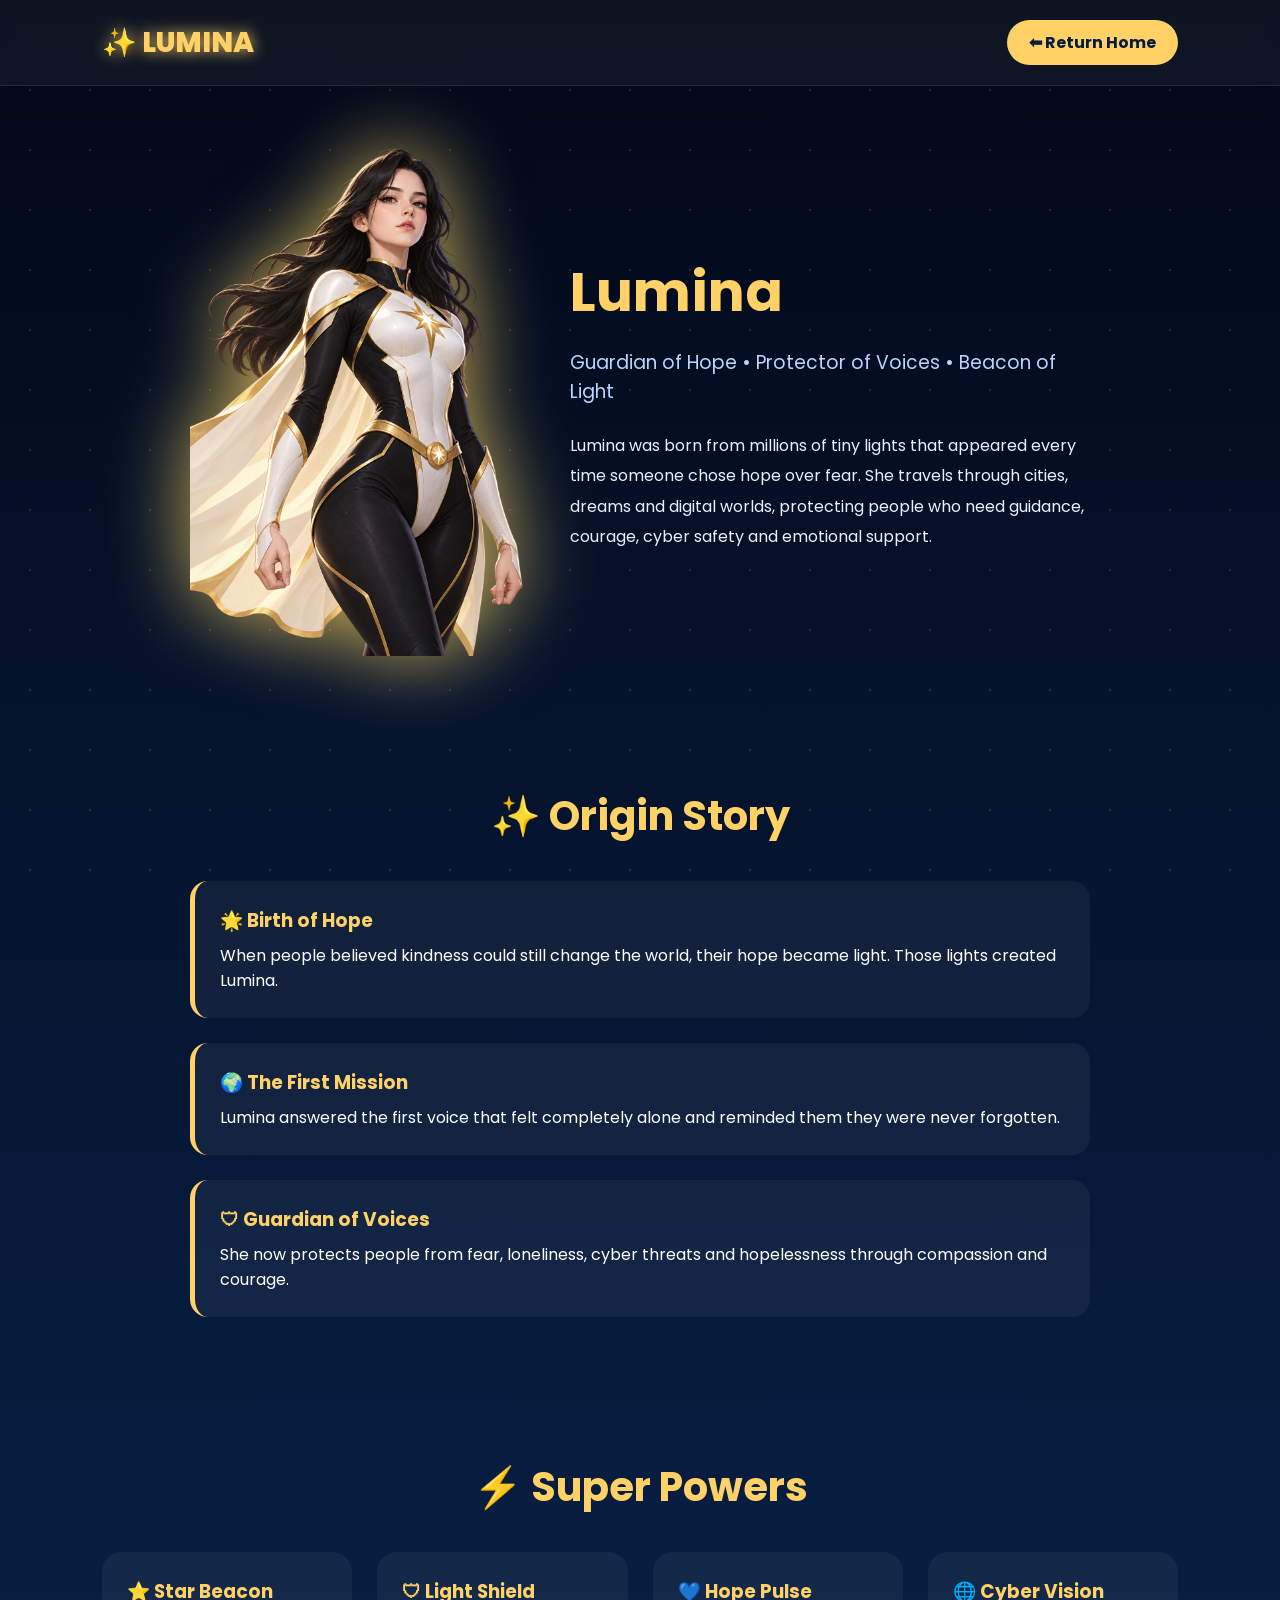
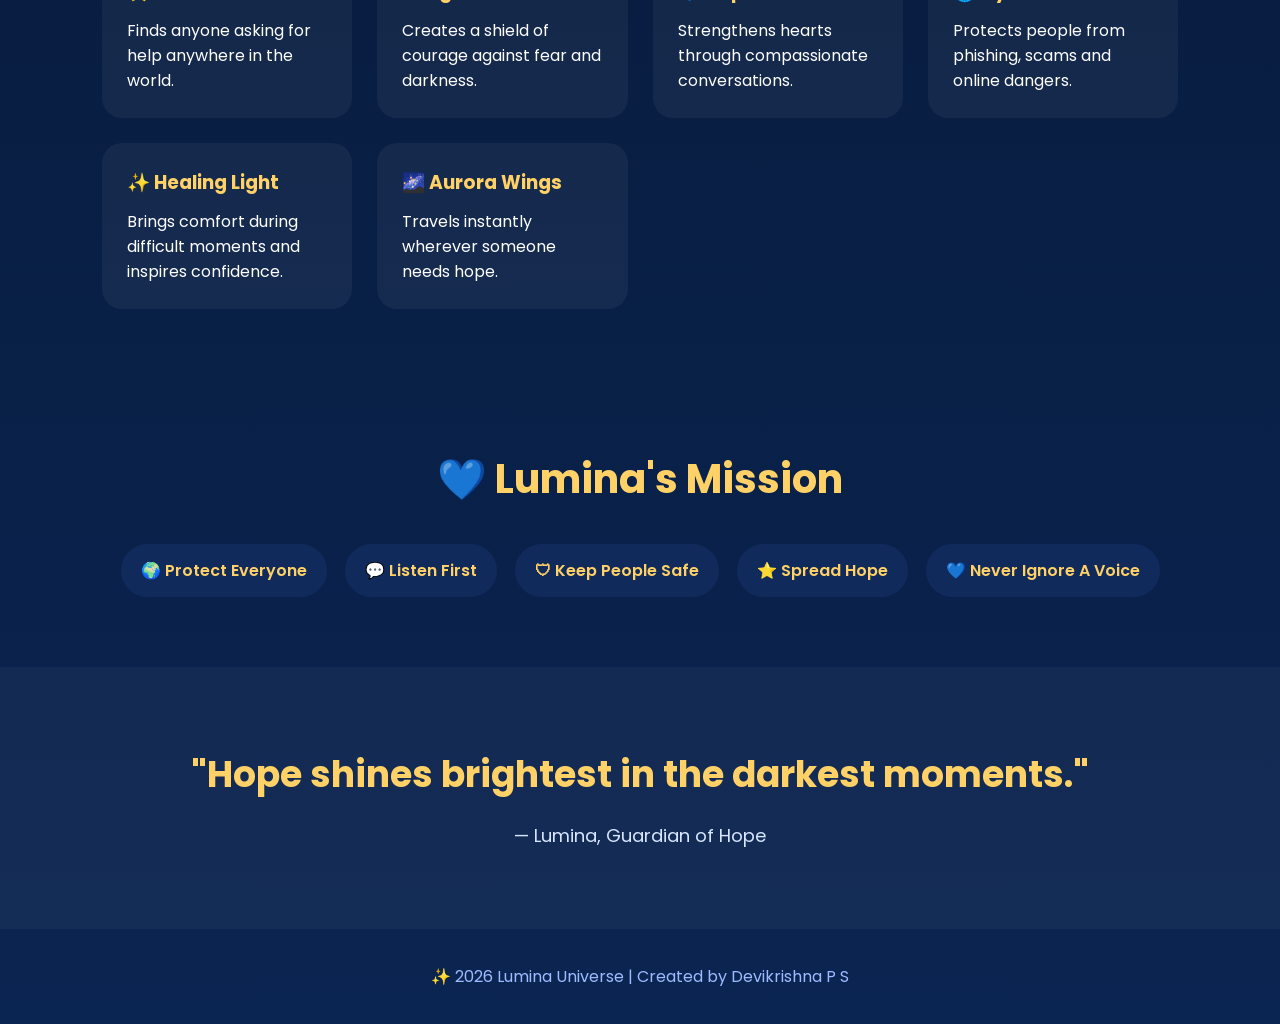
<file: LUMINA-SUPERHERO/lumina.html>
<!DOCTYPE html>
<html lang="en">
<head>
<meta charset="UTF-8">
<meta name="viewport" content="width=device-width, initial-scale=1.0">

<title>About Lumina | Guardian of Hope</title>

<link href="https://fonts.googleapis.com/css2?family=Poppins:wght@300;400;600;700;800&display=swap" rel="stylesheet">

<style>
*{
margin:0;
padding:0;
box-sizing:border-box;
font-family:'Poppins',sans-serif;
}

body{
background:linear-gradient(180deg,#020817,#071B3C,#0B2552);
color:white;
overflow-x:hidden;
}

body::before{
content:"";
position:fixed;
inset:0;
background-image:radial-gradient(#FFD166 1px,transparent 1px);
background-size:60px 60px;
opacity:.15;
animation:starsMove 30s linear infinite;
z-index:-2;
}

@keyframes starsMove{
from{background-position:0 0;}
to{background-position:0 800px;}
}

header{
display:flex;
justify-content:space-between;
align-items:center;
padding:20px 8%;
background:rgba(255,255,255,.05);
backdrop-filter:blur(12px);
border-bottom:1px solid rgba(255,255,255,.08);
position:sticky;
top:0;
z-index:100;
}

.logo{
font-size:28px;
font-weight:800;
color:#FFD166;
text-shadow:0 0 15px #FFD166;
}

.back-btn{
background:#FFD166;
color:#071B3C;
padding:10px 22px;
border-radius:30px;
font-weight:700;
text-decoration:none;
}

.hero{
display:flex;
justify-content:center;
align-items:center;
flex-wrap:wrap;
padding:60px 8%;
gap:40px;
}

.hero img{
width:340px;
max-width:100%;
filter:drop-shadow(0 0 40px rgba(255,215,100,.8));
animation:floatHero 5s ease-in-out infinite;
}

@keyframes floatHero{
0%,100%{transform:translateY(0);}
50%{transform:translateY(-15px);}
}

.hero-text{
max-width:520px;
}

.hero-text h1{
font-size:55px;
color:#FFD166;
margin-bottom:15px;
}

.hero-text h3{
font-weight:400;
color:#BBD5FF;
margin-bottom:25px;
}

.hero-text p{
line-height:1.9;
color:#E8F1FF;
}

.section{
padding:70px 8%;
}

.section h2{
text-align:center;
font-size:40px;
color:#FFD166;
margin-bottom:35px;
}

.timeline{
max-width:900px;
margin:auto;
display:flex;
flex-direction:column;
gap:25px;
}

.timeline-item{
background:rgba(255,255,255,.05);
padding:25px;
border-radius:18px;
border-left:5px solid #FFD166;
}

.timeline-item h3{
color:#FFD166;
margin-bottom:8px;
}

.power-grid{
display:grid;
grid-template-columns:repeat(auto-fit,minmax(220px,1fr));
gap:25px;
}

.power-card{
background:rgba(255,255,255,.05);
padding:25px;
border-radius:20px;
transition:.3s;
}

.power-card:hover{
transform:translateY(-8px);
box-shadow:0 0 20px rgba(255,209,102,.35);
}

.power-card h3{
color:#FFD166;
margin-bottom:12px;
}

.badges{
display:flex;
justify-content:center;
flex-wrap:wrap;
gap:18px;
margin-top:25px;
}

.badge{
padding:14px 20px;
border-radius:30px;
background:#102A5C;
color:#FFD166;
font-weight:600;
}

.quote{
text-align:center;
padding:80px 20px;
background:rgba(255,255,255,.04);
}

.quote h2{
font-size:36px;
color:#FFD166;
margin-bottom:20px;
}

.quote p{
font-size:18px;
color:#D8E6FF;
}

footer{
padding:35px;
text-align:center;
color:#9EBBFF;
}

@media(max-width:768px){

.hero{
text-align:center;
}

.hero-text h1{
font-size:40px;
}

.section h2{
font-size:30px;
}

.quote h2{
font-size:28px;
}
}
</style>

</head>
<body>
<audio id="lumina-sound" loop preload="auto">
  <source src="assets/lumina-theme.mp3" type="audio/mpeg">
</audio>
<header>
<div class="logo">✨ LUMINA</div>

<a href="index.html" class="back-btn" onclick="sessionStorage.setItem('skipLoader','true')">
  ⬅ Return Home
</a>
</header>

<section class="hero">

<img src="assets/lumina.png" alt="Lumina">

<div class="hero-text">

<h1>Lumina</h1>

<h3>Guardian of Hope • Protector of Voices • Beacon of Light</h3>

<p>
Lumina was born from millions of tiny lights that appeared every time someone chose hope over fear.
She travels through cities, dreams and digital worlds, protecting people who need guidance, courage,
cyber safety and emotional support.
</p>

</div>

</section>

<section class="section">

<h2>✨ Origin Story</h2>

<div class="timeline">

<div class="timeline-item">
<h3>🌟 Birth of Hope</h3>
<p>When people believed kindness could still change the world, their hope became light. Those lights created Lumina.</p>
</div>

<div class="timeline-item">
<h3>🌍 The First Mission</h3>
<p>Lumina answered the first voice that felt completely alone and reminded them they were never forgotten.</p>
</div>

<div class="timeline-item">
<h3>🛡 Guardian of Voices</h3>
<p>She now protects people from fear, loneliness, cyber threats and hopelessness through compassion and courage.</p>
</div>

</div>

</section>

<section class="section">

<h2>⚡ Super Powers</h2>

<div class="power-grid">

<div class="power-card">
<h3>⭐ Star Beacon</h3>
<p>Finds anyone asking for help anywhere in the world.</p>
</div>

<div class="power-card">
<h3>🛡 Light Shield</h3>
<p>Creates a shield of courage against fear and darkness.</p>
</div>

<div class="power-card">
<h3>💙 Hope Pulse</h3>
<p>Strengthens hearts through compassionate conversations.</p>
</div>

<div class="power-card">
<h3>🌐 Cyber Vision</h3>
<p>Protects people from phishing, scams and online dangers.</p>
</div>

<div class="power-card">
<h3>✨ Healing Light</h3>
<p>Brings comfort during difficult moments and inspires confidence.</p>
</div>

<div class="power-card">
<h3>🌌 Aurora Wings</h3>
<p>Travels instantly wherever someone needs hope.</p>
</div>

</div>

</section>

<section class="section">

<h2>💙 Lumina's Mission</h2>

<div class="badges">

<div class="badge">🌍 Protect Everyone</div>

<div class="badge">💬 Listen First</div>

<div class="badge">🛡 Keep People Safe</div>

<div class="badge">⭐ Spread Hope</div>

<div class="badge">💙 Never Ignore A Voice</div>

</div>

</section>

<section class="quote">

<h2>"Hope shines brightest in the darkest moments."</h2>

<p>— Lumina, Guardian of Hope</p>

</section>

<footer>

✨ 2026 Lumina Universe | Created by Devikrishna P S

</footer>

</body>
</html>
</file>
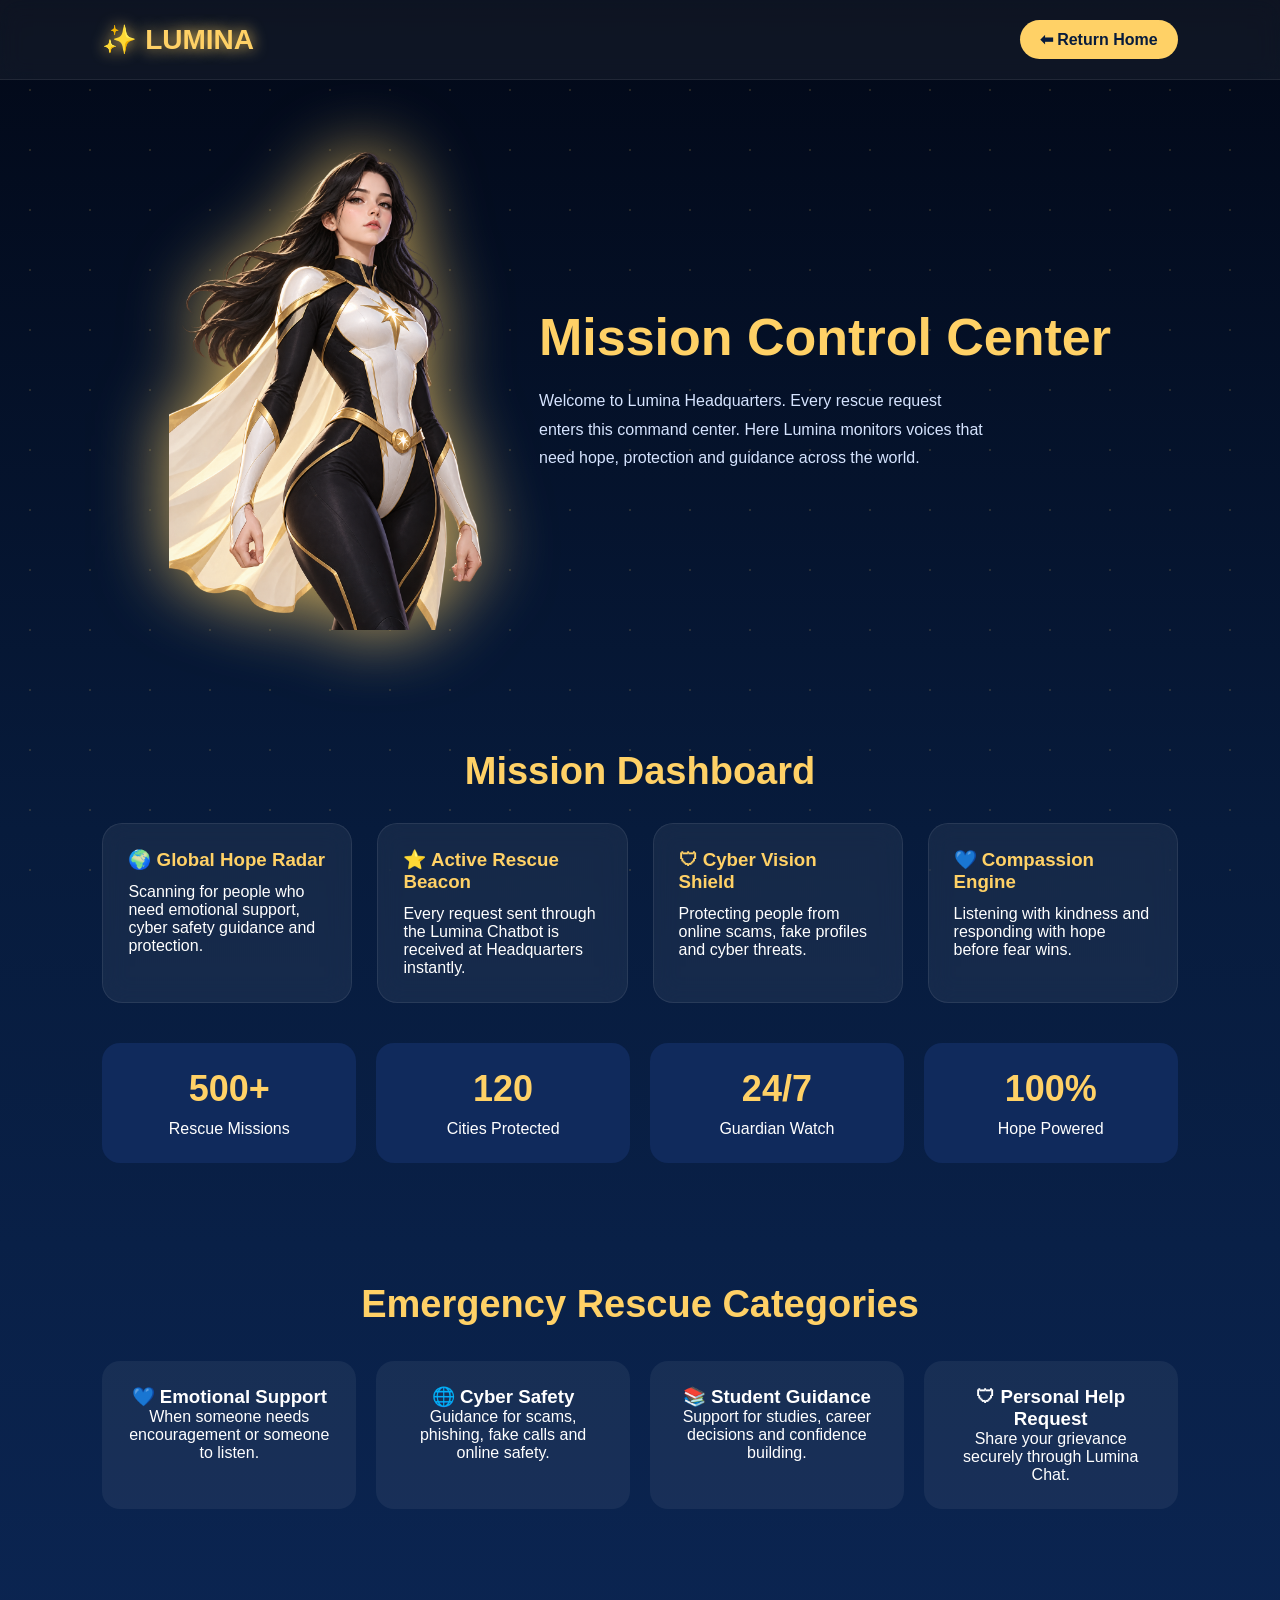
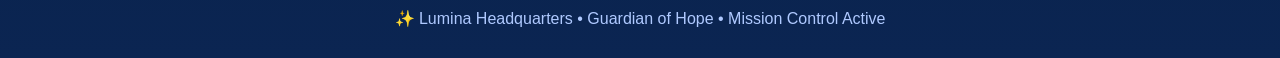
<file: LUMINA-SUPERHERO/mission.html>
<!DOCTYPE html>
<html lang="en">
<head>
  <meta charset="UTF-8">
  <meta name="viewport" content="width=device-width, initial-scale=1.0">
  <title>Lumina Mission Control</title>
  <style>
    *{margin:0;padding:0;box-sizing:border-box;font-family:'Poppins',sans-serif;}
    body{
      background:linear-gradient(180deg,#020817,#071B3C,#0B2552);
      color:white;
      overflow-x:hidden;
    }

    body::before{
      content:"";
      position:fixed;
      inset:0;
      background-image:radial-gradient(#FFD166 1px,transparent 1px);
      background-size:60px 60px;
      opacity:.15;
      animation:starsMove 25s linear infinite;
      z-index:-2;
    }

    @keyframes starsMove{
      from{background-position:0 0;}
      to{background-position:0 600px;}
    }

    header{
      display:flex;
      justify-content:space-between;
      align-items:center;
      padding:20px 8%;
      background:rgba(255,255,255,.05);
      backdrop-filter:blur(12px);
      border-bottom:1px solid rgba(255,255,255,.08);
      position:sticky;
      top:0;
      z-index:100;
    }

    .logo{
      color:#FFD166;
      font-size:28px;
      font-weight:800;
      text-shadow:0 0 15px #FFD166;
    }

    .back-btn{
      background:#FFD166;
      color:#071B3C;
      padding:10px 20px;
      border-radius:30px;
      text-decoration:none;
      font-weight:700;
    }

    .hero{
      display:flex;
      align-items:center;
      justify-content:center;
      gap:50px;
      flex-wrap:wrap;
      padding:70px 8%;
    }

    .hero img{
      width:320px;
      border-radius:30px;
      filter:drop-shadow(0 0 35px rgba(255,209,102,.8));
      animation:float 4s ease-in-out infinite;
    }

    @keyframes float{
      0%,100%{transform:translateY(0);}
      50%{transform:translateY(-15px);}
    }

    .hero-text h1{
      font-size:52px;
      color:#FFD166;
      margin-bottom:20px;
    }

    .hero-text p{
      color:#D6E4FF;
      line-height:1.8;
      max-width:450px;
    }

    .dashboard{
      padding:50px 8%;
    }

    .dashboard h2{
      color:#FFD166;
      margin-bottom:30px;
      text-align:center;
      font-size:38px;
    }

    .cards{
      display:grid;
      grid-template-columns:repeat(auto-fit,minmax(250px,1fr));
      gap:25px;
    }

    .card{
      background:rgba(255,255,255,.06);
      backdrop-filter:blur(12px);
      border-radius:20px;
      padding:25px;
      transition:.35s;
      border:1px solid rgba(255,255,255,.08);
    }

    .card:hover{
      transform:translateY(-8px);
      box-shadow:0 0 20px rgba(255,209,102,.4);
    }

    .card h3{
      color:#FFD166;
      margin-bottom:12px;
    }

    .mission-status{
      display:grid;
      grid-template-columns:repeat(auto-fit,minmax(180px,1fr));
      gap:20px;
      margin-top:40px;
    }

    .status-box{
      background:#102A5C;
      border-radius:18px;
      padding:25px;
      text-align:center;
    }

    .status-box h1{
      color:#FFD166;
      font-size:36px;
      margin-bottom:10px;
    }

    .rescue-center{
      padding:70px 8%;
      text-align:center;
    }

    .rescue-center h2{
      color:#FFD166;
      margin-bottom:20px;
      font-size:38px;
    }

    .categories{
      display:grid;
      grid-template-columns:repeat(auto-fit,minmax(220px,1fr));
      gap:20px;
      margin-top:35px;
    }

    .category{
      padding:25px;
      background:rgba(255,255,255,.06);
      border-radius:18px;
      transition:.3s;
    }

    .category:hover{
      background:rgba(255,209,102,.15);
      transform:scale(1.03);
    }

    footer{
      padding:30px;
      text-align:center;
      color:#AFC9FF;
    }

    @media(max-width:768px){
      .hero-text h1{font-size:38px;}
      .hero img{width:240px;}
    }
  </style>
</head>
<body>
<audio id="lumina-sound" loop preload="auto">
  <source src="assets/lumina-theme.mp3" type="audio/mpeg">
</audio>
<header>
  <div class="logo">✨ LUMINA</div>
  <a href="index.html" class="back-btn" onclick="sessionStorage.setItem('skipLoader','true')">
  ⬅ Return Home
</a>
</header>

<section class="hero">
  <img src="assets/lumina.png" alt="Lumina">

  <div class="hero-text">
    <h1>Mission Control Center</h1>
    <p>
      Welcome to Lumina Headquarters. Every rescue request enters this command center.
      Here Lumina monitors voices that need hope, protection and guidance across the world.
    </p>
  </div>
</section>

<section class="dashboard">
  <h2>Mission Dashboard</h2>

  <div class="cards">

    <div class="card">
      <h3>🌍 Global Hope Radar</h3>
      <p>Scanning for people who need emotional support, cyber safety guidance and protection.</p>
    </div>

    <div class="card">
      <h3>⭐ Active Rescue Beacon</h3>
      <p>Every request sent through the Lumina Chatbot is received at Headquarters instantly.</p>
    </div>

    <div class="card">
      <h3>🛡 Cyber Vision Shield</h3>
      <p>Protecting people from online scams, fake profiles and cyber threats.</p>
    </div>

    <div class="card">
      <h3>💙 Compassion Engine</h3>
      <p>Listening with kindness and responding with hope before fear wins.</p>
    </div>

  </div>

  <div class="mission-status">

    <div class="status-box">
      <h1>500+</h1>
      <p>Rescue Missions</p>
    </div>

    <div class="status-box">
      <h1>120</h1>
      <p>Cities Protected</p>
    </div>

    <div class="status-box">
      <h1>24/7</h1>
      <p>Guardian Watch</p>
    </div>

    <div class="status-box">
      <h1>100%</h1>
      <p>Hope Powered</p>
    </div>

  </div>
</section>

<section class="rescue-center">
  <h2>Emergency Rescue Categories</h2>

  <div class="categories">

    <div class="category">
      <h3>💙 Emotional Support</h3>
      <p>When someone needs encouragement or someone to listen.</p>
    </div>

    <div class="category">
      <h3>🌐 Cyber Safety</h3>
      <p>Guidance for scams, phishing, fake calls and online safety.</p>
    </div>

    <div class="category">
      <h3>📚 Student Guidance</h3>
      <p>Support for studies, career decisions and confidence building.</p>
    </div>

    <div class="category">
      <h3>🛡 Personal Help Request</h3>
      <p>Share your grievance securely through Lumina Chat.</p>
    </div>

  </div>
</section>

<footer>
  ✨ Lumina Headquarters • Guardian of Hope • Mission Control Active
</footer>

</body>
</html>
</file>
